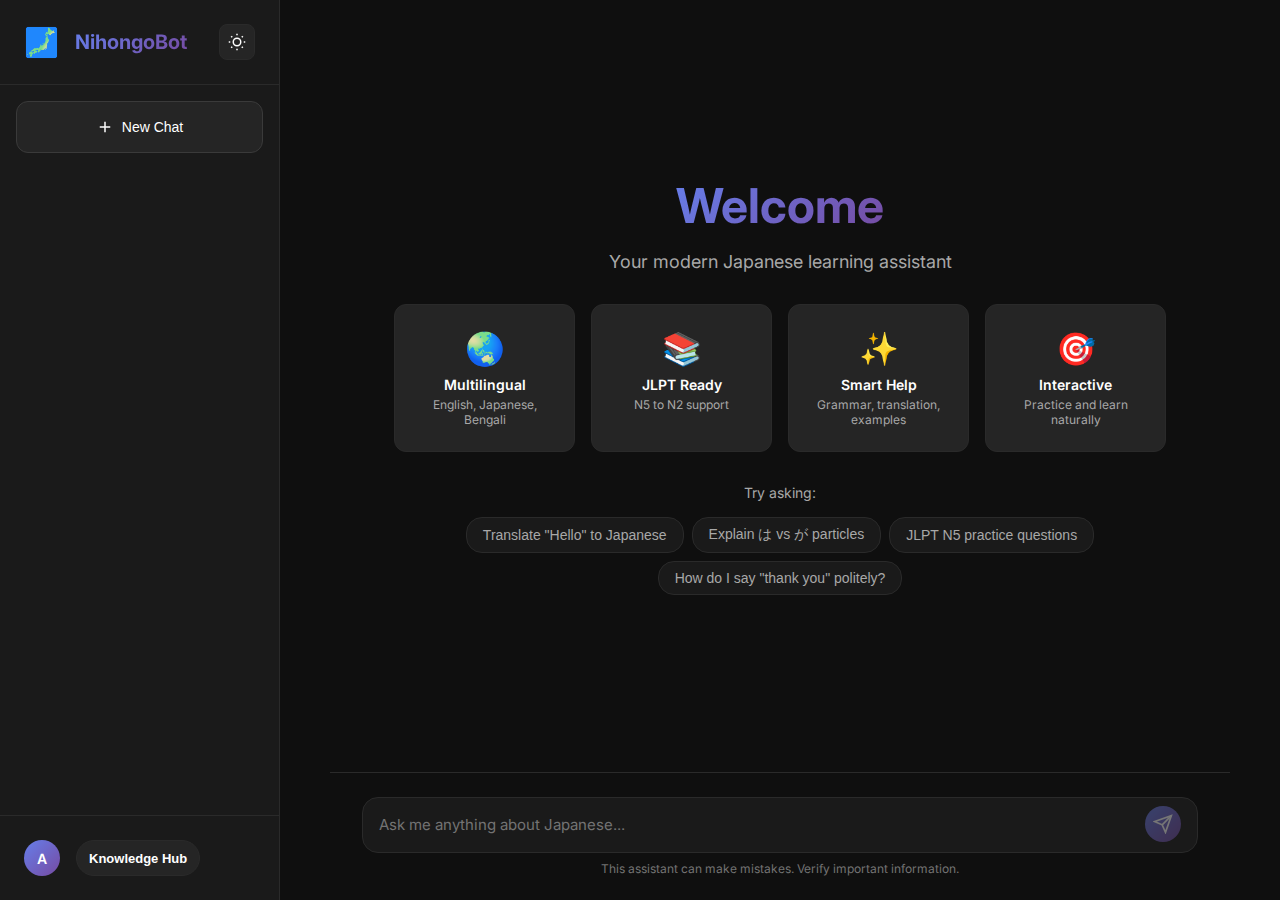
<file: frontend/index.html>
<!DOCTYPE html>
<html lang="en">

<head>
    <meta charset="UTF-8">
    <meta name="viewport" content="width=device-width, initial-scale=1.0">
    <title>Japanese Learning Assistant</title>
    <link rel="stylesheet" href="css/styles.css">
    <link rel="preconnect" href="https://fonts.googleapis.com">
    <link rel="preconnect" href="https://fonts.gstatic.com" crossorigin>
    <link href="https://fonts.googleapis.com/css2?family=Inter:wght@300;400;500;600;700&display=swap" rel="stylesheet">
</head>

<body>
    <div class="app-container">
        <!-- Sidebar -->
        <aside class="sidebar">
            <div class="sidebar-header">
                <div class="logo">
                    <span class="logo-icon">🗾</span>
                    <span class="logo-text">NihongoBot</span>
                </div>
                <button class="theme-toggle" id="themeToggle" title="Toggle theme">
                    <svg class="sun-icon" width="20" height="20" viewBox="0 0 24 24" fill="none" stroke="currentColor"
                        stroke-width="2">
                        <circle cx="12" cy="12" r="5"></circle>
                        <line x1="12" y1="1" x2="12" y2="3"></line>
                        <line x1="12" y1="21" x2="12" y2="23"></line>
                        <line x1="4.22" y1="4.22" x2="5.64" y2="5.64"></line>
                        <line x1="18.36" y1="18.36" x2="19.78" y2="19.78"></line>
                        <line x1="1" y1="12" x2="3" y2="12"></line>
                        <line x1="21" y1="12" x2="23" y2="12"></line>
                        <line x1="4.22" y1="19.78" x2="5.64" y2="18.36"></line>
                        <line x1="18.36" y1="5.64" x2="19.78" y2="4.22"></line>
                    </svg>
                    <svg class="moon-icon" width="20" height="20" viewBox="0 0 24 24" fill="none" stroke="currentColor"
                        stroke-width="2">
                        <path d="M21 12.79A9 9 0 1 1 11.21 3 7 7 0 0 0 21 12.79z"></path>
                    </svg>
                </button>
            </div>

            <div class="sidebar-content">
                <button class="new-chat-btn" id="newChatBtn">
                    <svg width="18" height="18" viewBox="0 0 24 24" fill="none" stroke="currentColor" stroke-width="2">
                        <line x1="12" y1="5" x2="12" y2="19"></line>
                        <line x1="5" y1="12" x2="19" y2="12"></line>
                    </svg>
                    New Chat
                </button>

                <div class="chat-history" id="chatHistory">
                    <!-- Chat history items will be added here -->
                </div>
            </div>

            <div class="sidebar-footer">
                <div class="user-info">
                    <div class="user-avatar">A</div>
                    <button class="knowledge-btn" id="knowledgeBtn" title="Knowledge Hub"
                        aria-label="Knowledge Hub">Knowledge Hub</button>
                    <span class="user-name"></span>
                </div>
            </div>
        </aside>

        <!-- Main Chat Area -->
        <main class="main-content">
            <div class="chat-container">
                <div class="messages-container" id="messagesContainer">
                    <!-- Welcome Screen -->
                    <div class="welcome-screen" id="welcomeScreen">
                        <div class="welcome-content">
                            <h1 class="welcome-title">
                                <span class="gradient-text">Welcome</span>
                            </h1>
                            <p class="welcome-subtitle">Your modern Japanese learning assistant</p>

                            <div class="feature-cards">
                                <div class="feature-card">
                                    <div class="feature-icon">🌏</div>
                                    <h3>Multilingual</h3>
                                    <p>English, Japanese, Bengali</p>
                                </div>
                                <div class="feature-card">
                                    <div class="feature-icon">📚</div>
                                    <h3>JLPT Ready</h3>
                                    <p>N5 to N2 support</p>
                                </div>
                                <div class="feature-card">
                                    <div class="feature-icon">✨</div>
                                    <h3>Smart Help</h3>
                                    <p>Grammar, translation, examples</p>
                                </div>
                                <div class="feature-card">
                                    <div class="feature-icon">🎯</div>
                                    <h3>Interactive</h3>
                                    <p>Practice and learn naturally</p>
                                </div>
                            </div>

                            <div class="example-prompts">
                                <p class="prompts-title">Try asking:</p>
                                <div class="prompt-chips">
                                    <button class="prompt-chip">Translate "Hello" to Japanese</button>
                                    <button class="prompt-chip">Explain は vs が particles</button>
                                    <button class="prompt-chip">JLPT N5 practice questions</button>
                                    <button class="prompt-chip">How do I say "thank you" politely?</button>
                                </div>
                            </div>
                        </div>
                    </div>
                </div>

                <!-- Input Area -->
                <div class="input-container">
                    <div class="input-wrapper">
                        <textarea id="messageInput" class="message-input"
                            placeholder="Ask me anything about Japanese..." rows="1"></textarea>
                        <button id="sendBtn" class="send-btn" disabled>
                            <svg width="20" height="20" viewBox="0 0 24 24" fill="none" stroke="currentColor"
                                stroke-width="2">
                                <line x1="22" y1="2" x2="11" y2="13"></line>
                                <polygon points="22 2 15 22 11 13 2 9 22 2"></polygon>
                            </svg>
                        </button>
                    </div>
                    <p class="input-hint">This assistant can make mistakes. Verify important information.</p>
                </div>
            </div>
        </main>
    </div>

    <script src="js/n5-lessons-data.js"></script>
    <script src="js/n4-lessons-data.js"></script>
    <script src="js/course.js"></script>
    <script src="js/app.js"></script>
</body>

</html>
</file>
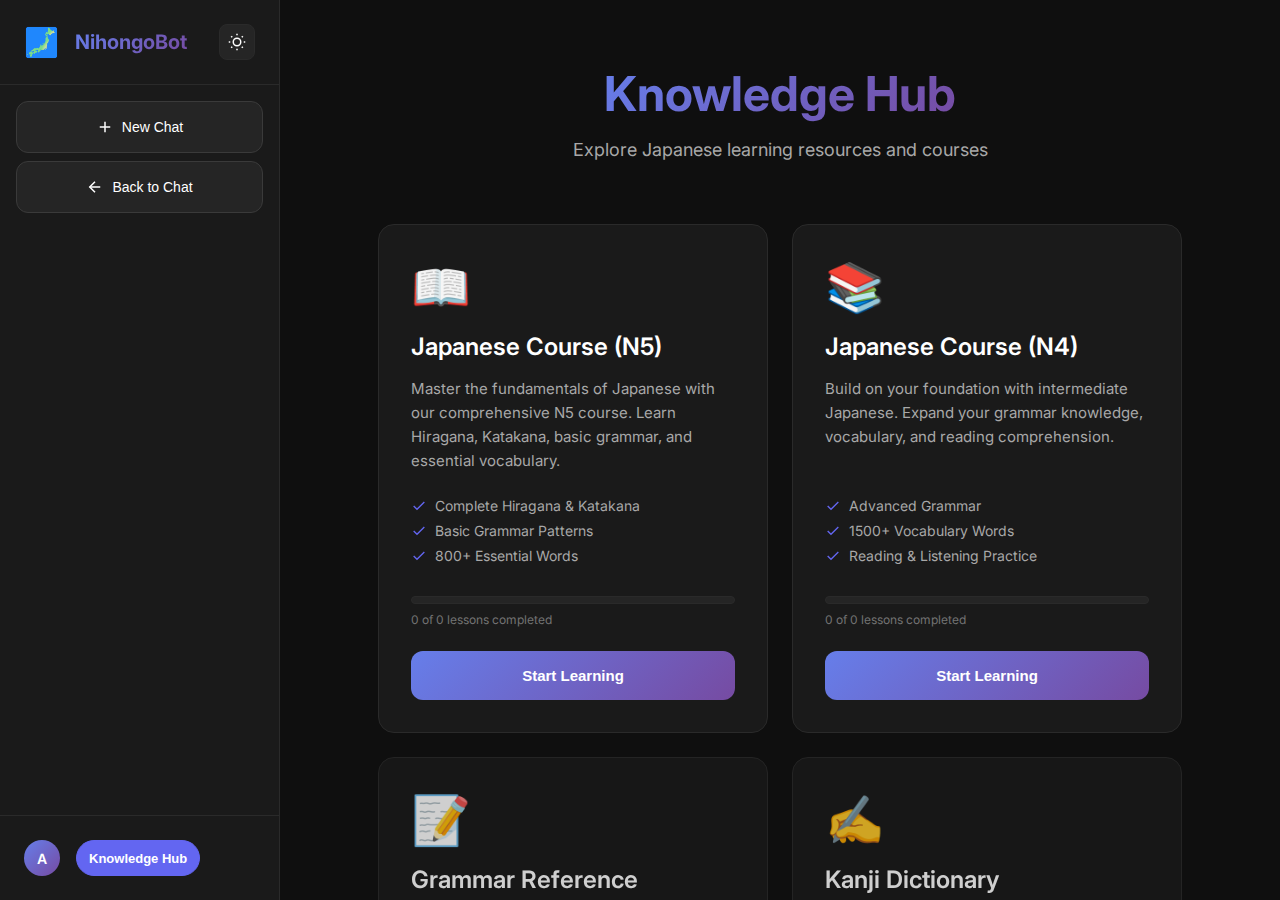
<file: frontend/knowledge-hub.html>
<!DOCTYPE html>
<html lang="en">

<head>
    <meta charset="UTF-8">
    <meta name="viewport" content="width=device-width, initial-scale=1.0">
    <title>Knowledge Hub - NihongoBot</title>
    <link rel="stylesheet" href="css/styles.css">
    <link rel="stylesheet" href="css/knowledge-hub.css">
    <link rel="preconnect" href="https://fonts.googleapis.com">
    <link rel="preconnect" href="https://fonts.gstatic.com" crossorigin>
    <link href="https://fonts.googleapis.com/css2?family=Inter:wght@300;400;500;600;700&display=swap" rel="stylesheet">
</head>

<body>
    <div class="app-container">
        <!-- Sidebar -->
        <aside class="sidebar">
            <div class="sidebar-header">
                <div class="logo">
                    <span class="logo-icon">🗾</span>
                    <span class="logo-text">NihongoBot</span>
                </div>
                <button class="theme-toggle" id="themeToggle" title="Toggle theme">
                    <svg class="sun-icon" width="20" height="20" viewBox="0 0 24 24" fill="none" stroke="currentColor"
                        stroke-width="2">
                        <circle cx="12" cy="12" r="5"></circle>
                        <line x1="12" y1="1" x2="12" y2="3"></line>
                        <line x1="12" y1="21" x2="12" y2="23"></line>
                        <line x1="4.22" y1="4.22" x2="5.64" y2="5.64"></line>
                        <line x1="18.36" y1="18.36" x2="19.78" y2="19.78"></line>
                        <line x1="1" y1="12" x2="3" y2="12"></line>
                        <line x1="21" y1="12" x2="23" y2="12"></line>
                        <line x1="4.22" y1="19.78" x2="5.64" y2="18.36"></line>
                        <line x1="18.36" y1="5.64" x2="19.78" y2="4.22"></line>
                    </svg>
                    <svg class="moon-icon" width="20" height="20" viewBox="0 0 24 24" fill="none" stroke="currentColor"
                        stroke-width="2">
                        <path d="M21 12.79A9 9 0 1 1 11.21 3 7 7 0 0 0 21 12.79z"></path>
                    </svg>
                </button>
            </div>

            <div class="sidebar-content">
                <button class="new-chat-btn" id="newChatBtn">
                    <svg width="18" height="18" viewBox="0 0 24 24" fill="none" stroke="currentColor" stroke-width="2">
                        <line x1="12" y1="5" x2="12" y2="19"></line>
                        <line x1="5" y1="12" x2="19" y2="12"></line>
                    </svg>
                    New Chat
                </button>

                <button class="new-chat-btn" id="backToChatBtn" style="margin-top: 0.5rem;">
                    <svg width="18" height="18" viewBox="0 0 24 24" fill="none" stroke="currentColor" stroke-width="2">
                        <line x1="19" y1="12" x2="5" y2="12"></line>
                        <polyline points="12 19 5 12 12 5"></polyline>
                    </svg>
                    Back to Chat
                </button>

                <div class="chat-history" id="chatHistory">
                    <!-- Chat history items will be added here -->
                </div>
            </div>

            <div class="sidebar-footer">
                <div class="user-info">
                    <div class="user-avatar">A</div>
                    <button class="knowledge-btn active" id="knowledgeBtn" title="Knowledge Hub"
                        aria-label="Knowledge Hub">Knowledge Hub</button>
                    <span class="user-name"></span>
                </div>
            </div>
        </aside>

        <!-- Main Content -->
        <main class="knowledge-hub-main">
            <div class="knowledge-hub-container">
                <div class="hub-header">
                    <h1 class="hub-title">
                        <span class="gradient-text">Knowledge Hub</span>
                    </h1>
                    <p class="hub-subtitle">Explore Japanese learning resources and courses</p>
                </div>

                <div class="hub-grid">
                    <!-- N5 Course Card -->
                    <div class="hub-card" data-course="n5">
                        <div class="card-icon">📖</div>
                        <h2 class="card-title">Japanese Course (N5)</h2>
                        <p class="card-description">
                            Master the fundamentals of Japanese with our comprehensive N5 course.
                            Learn Hiragana, Katakana, basic grammar, and essential vocabulary.
                        </p>
                        <div class="card-features">
                            <div class="feature-item">
                                <svg width="16" height="16" viewBox="0 0 24 24" fill="none" stroke="currentColor"
                                    stroke-width="2">
                                    <polyline points="20 6 9 17 4 12"></polyline>
                                </svg>
                                <span>Complete Hiragana & Katakana</span>
                            </div>
                            <div class="feature-item">
                                <svg width="16" height="16" viewBox="0 0 24 24" fill="none" stroke="currentColor"
                                    stroke-width="2">
                                    <polyline points="20 6 9 17 4 12"></polyline>
                                </svg>
                                <span>Basic Grammar Patterns</span>
                            </div>
                            <div class="feature-item">
                                <svg width="16" height="16" viewBox="0 0 24 24" fill="none" stroke="currentColor"
                                    stroke-width="2">
                                    <polyline points="20 6 9 17 4 12"></polyline>
                                </svg>
                                <span>800+ Essential Words</span>
                            </div>
                        </div>
                        <div class="card-progress">
                            <div class="progress-bar">
                                <div class="progress-fill" style="width: 0%"></div>
                            </div>
                            <span class="progress-text">0 of 0 lessons completed</span>
                        </div>
                        <button class="card-button">Start Learning</button>
                    </div>

                    <!-- N4 Course Card -->
                    <div class="hub-card" data-course="n4">
                        <div class="card-icon">📚</div>
                        <h2 class="card-title">Japanese Course (N4)</h2>
                        <p class="card-description">
                            Build on your foundation with intermediate Japanese.
                            Expand your grammar knowledge, vocabulary, and reading comprehension.
                        </p>
                        <div class="card-features">
                            <div class="feature-item">
                                <svg width="16" height="16" viewBox="0 0 24 24" fill="none" stroke="currentColor"
                                    stroke-width="2">
                                    <polyline points="20 6 9 17 4 12"></polyline>
                                </svg>
                                <span>Advanced Grammar</span>
                            </div>
                            <div class="feature-item">
                                <svg width="16" height="16" viewBox="0 0 24 24" fill="none" stroke="currentColor"
                                    stroke-width="2">
                                    <polyline points="20 6 9 17 4 12"></polyline>
                                </svg>
                                <span>1500+ Vocabulary Words</span>
                            </div>
                            <div class="feature-item">
                                <svg width="16" height="16" viewBox="0 0 24 24" fill="none" stroke="currentColor"
                                    stroke-width="2">
                                    <polyline points="20 6 9 17 4 12"></polyline>
                                </svg>
                                <span>Reading & Listening Practice</span>
                            </div>
                        </div>
                        <div class="card-progress">
                            <div class="progress-bar">
                                <div class="progress-fill" style="width: 0%"></div>
                            </div>
                            <span class="progress-text">0 of 0 lessons completed</span>
                        </div>
                        <button class="card-button">Start Learning</button>
                    </div>

                    <!-- Grammar Reference Card -->
                    <div class="hub-card resource-card">
                        <div class="card-icon">📝</div>
                        <h2 class="card-title">Grammar Reference</h2>
                        <p class="card-description">
                            Quick reference guide for Japanese particles, verb conjugations,
                            and essential grammar patterns.
                        </p>
                        <button class="card-button secondary">Coming Soon</button>
                    </div>

                    <!-- Kanji Dictionary Card -->
                    <div class="hub-card resource-card">
                        <div class="card-icon">✍️</div>
                        <h2 class="card-title">Kanji Dictionary</h2>
                        <p class="card-description">
                            Search and learn kanji with stroke order, readings, and example words.
                            Perfect for JLPT preparation.
                        </p>
                        <button class="card-button secondary">Coming Soon</button>
                    </div>

                    <!-- Practice Tests Card -->
                    <div class="hub-card resource-card">
                        <div class="card-icon">🎯</div>
                        <h2 class="card-title">Practice Tests</h2>
                        <p class="card-description">
                            Test your knowledge with JLPT-style practice questions.
                            Track your progress and identify areas for improvement.
                        </p>
                        <button class="card-button secondary">Coming Soon</button>
                    </div>

                    <!-- Cultural Notes Card -->
                    <div class="hub-card resource-card">
                        <div class="card-icon">🎌</div>
                        <h2 class="card-title">Cultural Notes</h2>
                        <p class="card-description">
                            Learn about Japanese culture, customs, and etiquette.
                            Understand the context behind the language.
                        </p>
                        <button class="card-button secondary">Coming Soon</button>
                    </div>
                </div>
            </div>
        </main>
    </div>

    <script src="js/knowledge-hub.js"></script>
</body>

</html>
</file>
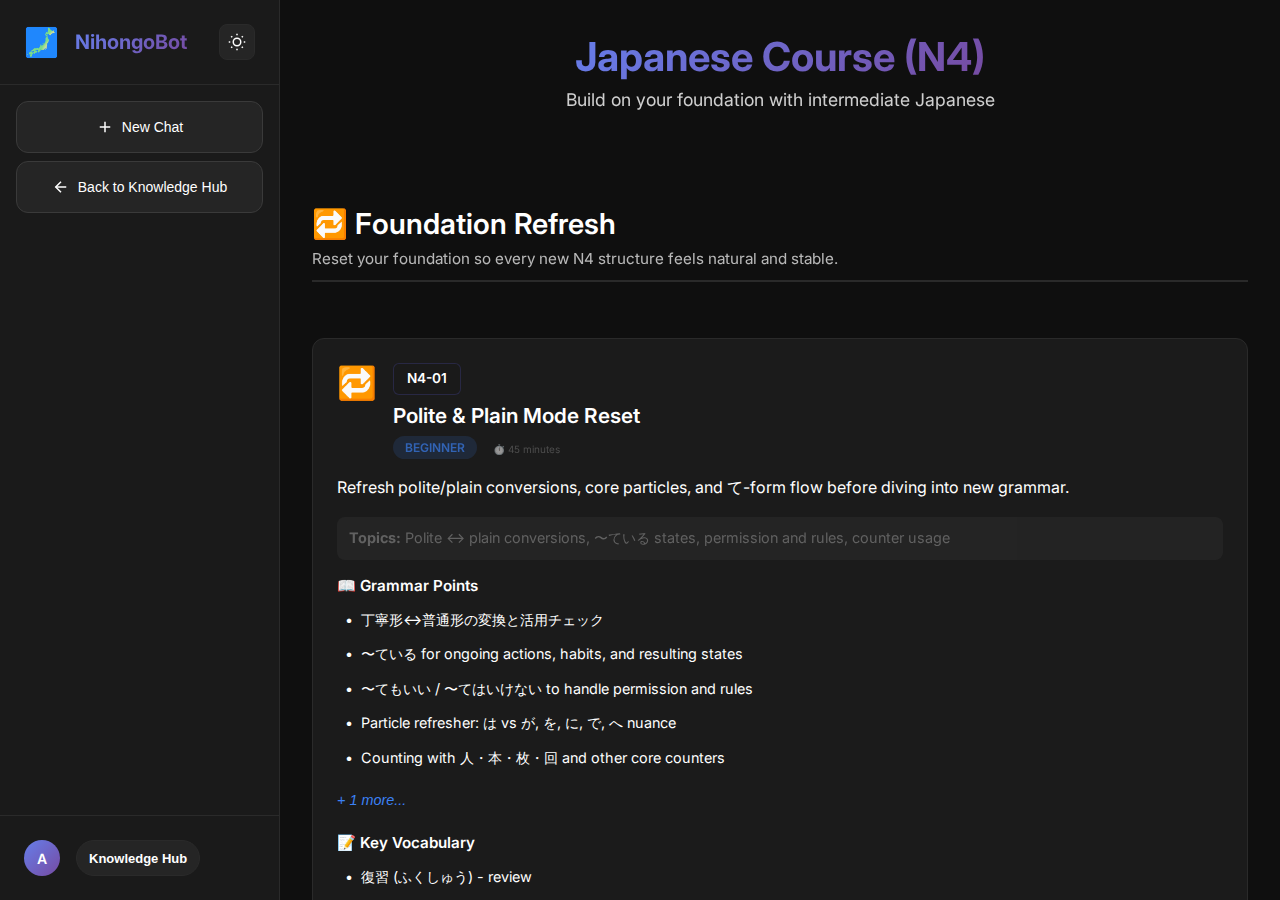
<file: frontend/n4-lessons.html>
<!DOCTYPE html>
<html lang="en">

<head>
    <meta charset="UTF-8">
    <meta name="viewport" content="width=device-width, initial-scale=1.0">
    <title>N4 Lessons - NihongoBot</title>
    <link rel="stylesheet" href="css/styles.css">
    <link rel="stylesheet" href="css/lessons.css">
    <link rel="preconnect" href="https://fonts.googleapis.com">
    <link rel="preconnect" href="https://fonts.gstatic.com" crossorigin>
    <link href="https://fonts.googleapis.com/css2?family=Inter:wght@300;400;500;600;700&display=swap" rel="stylesheet">
</head>

<body>
    <div class="app-container">
        <!-- Sidebar -->
        <aside class="sidebar">
            <div class="sidebar-header">
                <div class="logo">
                    <span class="logo-icon">🗾</span>
                    <span class="logo-text">NihongoBot</span>
                </div>
                <button class="theme-toggle" id="themeToggle" title="Toggle theme">
                    <svg class="sun-icon" width="20" height="20" viewBox="0 0 24 24" fill="none" stroke="currentColor"
                        stroke-width="2">
                        <circle cx="12" cy="12" r="5"></circle>
                        <line x1="12" y1="1" x2="12" y2="3"></line>
                        <line x1="12" y1="21" x2="12" y2="23"></line>
                        <line x1="4.22" y1="4.22" x2="5.64" y2="5.64"></line>
                        <line x1="18.36" y1="18.36" x2="19.78" y2="19.78"></line>
                        <line x1="1" y1="12" x2="3" y2="12"></line>
                        <line x1="21" y1="12" x2="23" y2="12"></line>
                        <line x1="4.22" y1="19.78" x2="5.64" y2="18.36"></line>
                        <line x1="18.36" y1="5.64" x2="19.78" y2="4.22"></line>
                    </svg>
                    <svg class="moon-icon" width="20" height="20" viewBox="0 0 24 24" fill="none" stroke="currentColor"
                        stroke-width="2">
                        <path d="M21 12.79A9 9 0 1 1 11.21 3 7 7 0 0 0 21 12.79z"></path>
                    </svg>
                </button>
            </div>

            <div class="sidebar-content">
                <button class="new-chat-btn" id="newChatBtn">
                    <svg width="18" height="18" viewBox="0 0 24 24" fill="none" stroke="currentColor" stroke-width="2">
                        <line x1="12" y1="5" x2="12" y2="19"></line>
                        <line x1="5" y1="12" x2="19" y2="12"></line>
                    </svg>
                    New Chat
                </button>

                <button class="new-chat-btn" id="backToHubBtn" style="margin-top: 0.5rem;">
                    <svg width="18" height="18" viewBox="0 0 24 24" fill="none" stroke="currentColor" stroke-width="2">
                        <line x1="19" y1="12" x2="5" y2="12"></line>
                        <polyline points="12 19 5 12 12 5"></polyline>
                    </svg>
                    Back to Knowledge Hub
                </button>

                <div class="chat-history" id="chatHistory">
                    <!-- Chat history items will be added here -->
                </div>
            </div>

            <div class="sidebar-footer">
                <div class="user-info">
                    <div class="user-avatar">A</div>
                    <button class="knowledge-btn" id="knowledgeBtn" title="Knowledge Hub"
                        aria-label="Knowledge Hub">Knowledge Hub</button>
                    <span class="user-name"></span>
                </div>
            </div>
        </aside>

        <!-- Main Content -->
        <main class="main-content">
            <div class="lessons-container">
                <div class="lessons-header">
                    <h1 class="lessons-title">
                        <span class="gradient-text">Japanese Course (N4)</span>
                    </h1>
                    <p class="lessons-subtitle">Build on your foundation with intermediate Japanese</p>
                </div>

                <div class="lessons-grid" id="lessonsGrid">
                    <!-- Lessons will be dynamically loaded here -->
                </div>
            </div>
        </main>
    </div>

    <script src="js/n4-lessons-data.js"></script>
    <script src="js/n4-lessons.js"></script>
</body>

</html>
</file>
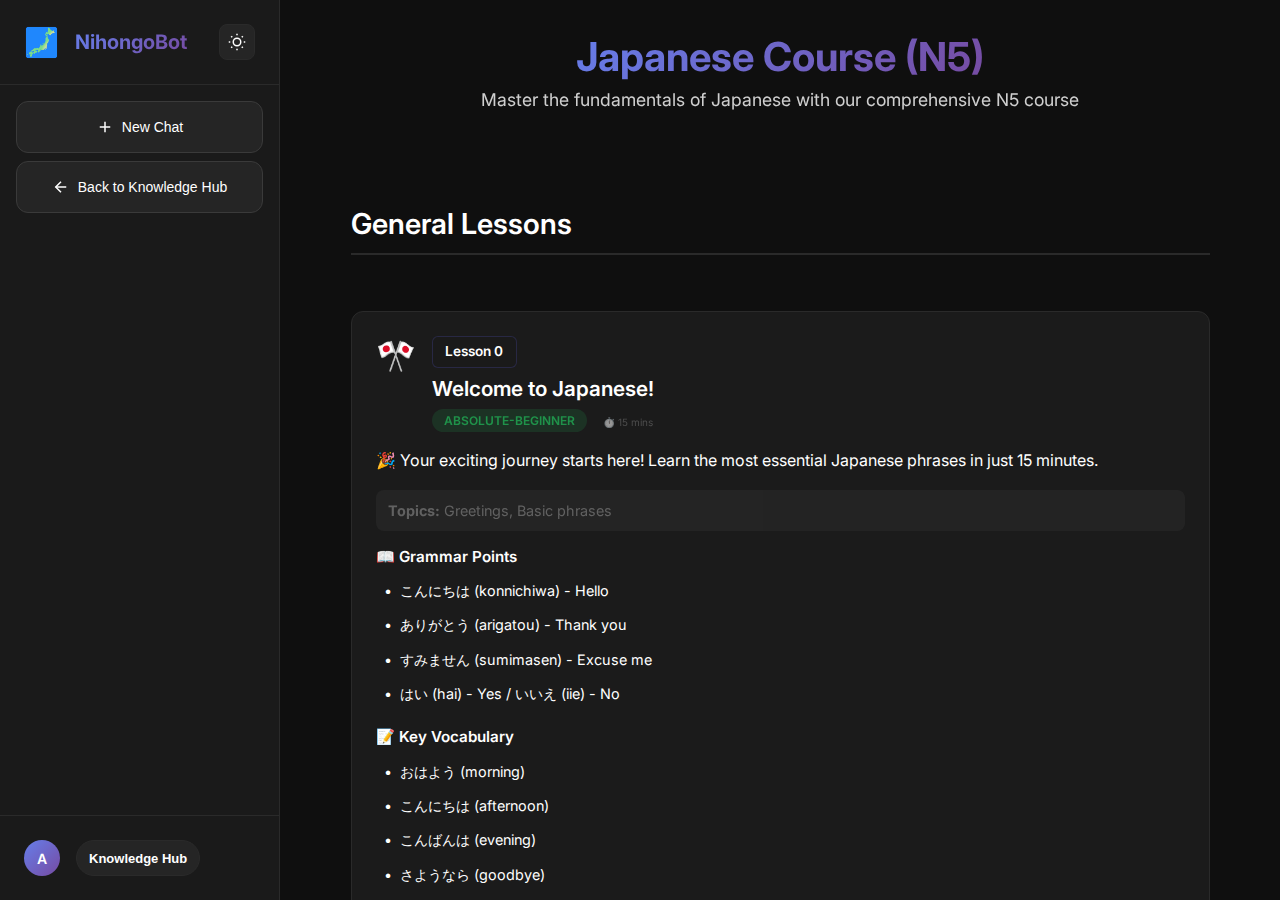
<file: frontend/n5-lessons.html>
<!DOCTYPE html>
<html lang="en">

<head>
    <meta charset="UTF-8">
    <meta name="viewport" content="width=device-width, initial-scale=1.0">
    <title>N5 Lessons - NihongoBot</title>
    <link rel="stylesheet" href="css/styles.css">
    <link rel="stylesheet" href="css/lessons.css">
    <link rel="preconnect" href="https://fonts.googleapis.com">
    <link rel="preconnect" href="https://fonts.gstatic.com" crossorigin>
    <link href="https://fonts.googleapis.com/css2?family=Inter:wght@300;400;500;600;700&display=swap" rel="stylesheet">
</head>

<body>
    <div class="app-container">
        <!-- Sidebar -->
        <aside class="sidebar">
            <div class="sidebar-header">
                <div class="logo">
                    <span class="logo-icon">🗾</span>
                    <span class="logo-text">NihongoBot</span>
                </div>
                <button class="theme-toggle" id="themeToggle" title="Toggle theme">
                    <svg class="sun-icon" width="20" height="20" viewBox="0 0 24 24" fill="none" stroke="currentColor"
                        stroke-width="2">
                        <circle cx="12" cy="12" r="5"></circle>
                        <line x1="12" y1="1" x2="12" y2="3"></line>
                        <line x1="12" y1="21" x2="12" y2="23"></line>
                        <line x1="4.22" y1="4.22" x2="5.64" y2="5.64"></line>
                        <line x1="18.36" y1="18.36" x2="19.78" y2="19.78"></line>
                        <line x1="1" y1="12" x2="3" y2="12"></line>
                        <line x1="21" y1="12" x2="23" y2="12"></line>
                        <line x1="4.22" y1="19.78" x2="5.64" y2="18.36"></line>
                        <line x1="18.36" y1="5.64" x2="19.78" y2="4.22"></line>
                    </svg>
                    <svg class="moon-icon" width="20" height="20" viewBox="0 0 24 24" fill="none" stroke="currentColor"
                        stroke-width="2">
                        <path d="M21 12.79A9 9 0 1 1 11.21 3 7 7 0 0 0 21 12.79z"></path>
                    </svg>
                </button>
            </div>

            <div class="sidebar-content">
                <button class="new-chat-btn" id="newChatBtn">
                    <svg width="18" height="18" viewBox="0 0 24 24" fill="none" stroke="currentColor" stroke-width="2">
                        <line x1="12" y1="5" x2="12" y2="19"></line>
                        <line x1="5" y1="12" x2="19" y2="12"></line>
                    </svg>
                    New Chat
                </button>

                <button class="new-chat-btn" id="backToHubBtn" style="margin-top: 0.5rem;">
                    <svg width="18" height="18" viewBox="0 0 24 24" fill="none" stroke="currentColor" stroke-width="2">
                        <line x1="19" y1="12" x2="5" y2="12"></line>
                        <polyline points="12 19 5 12 12 5"></polyline>
                    </svg>
                    Back to Knowledge Hub
                </button>

                <div class="chat-history" id="chatHistory">
                    <!-- Chat history items will be added here -->
                </div>
            </div>

            <div class="sidebar-footer">
                <div class="user-info">
                    <div class="user-avatar">A</div>
                    <button class="knowledge-btn" id="knowledgeBtn" title="Knowledge Hub"
                        aria-label="Knowledge Hub">Knowledge Hub</button>
                    <span class="user-name"></span>
                </div>
            </div>
        </aside>

        <!-- Main Content -->
        <main class="main-content">
            <div class="lessons-container">
                <div class="lessons-header">
                    <h1 class="lessons-title">
                        <span class="gradient-text">Japanese Course (N5)</span>
                    </h1>
                    <p class="lessons-subtitle">Master the fundamentals of Japanese with our comprehensive N5 course</p>
                </div>

                <div class="lessons-grid" id="lessonsGrid">
                    <!-- Lessons will be dynamically loaded here -->
                </div>
            </div>
        </main>
    </div>

    <script src="js/n5-lessons-data.js"></script>
    <script src="js/n5-lessons.js"></script>
</body>

</html>
</file>
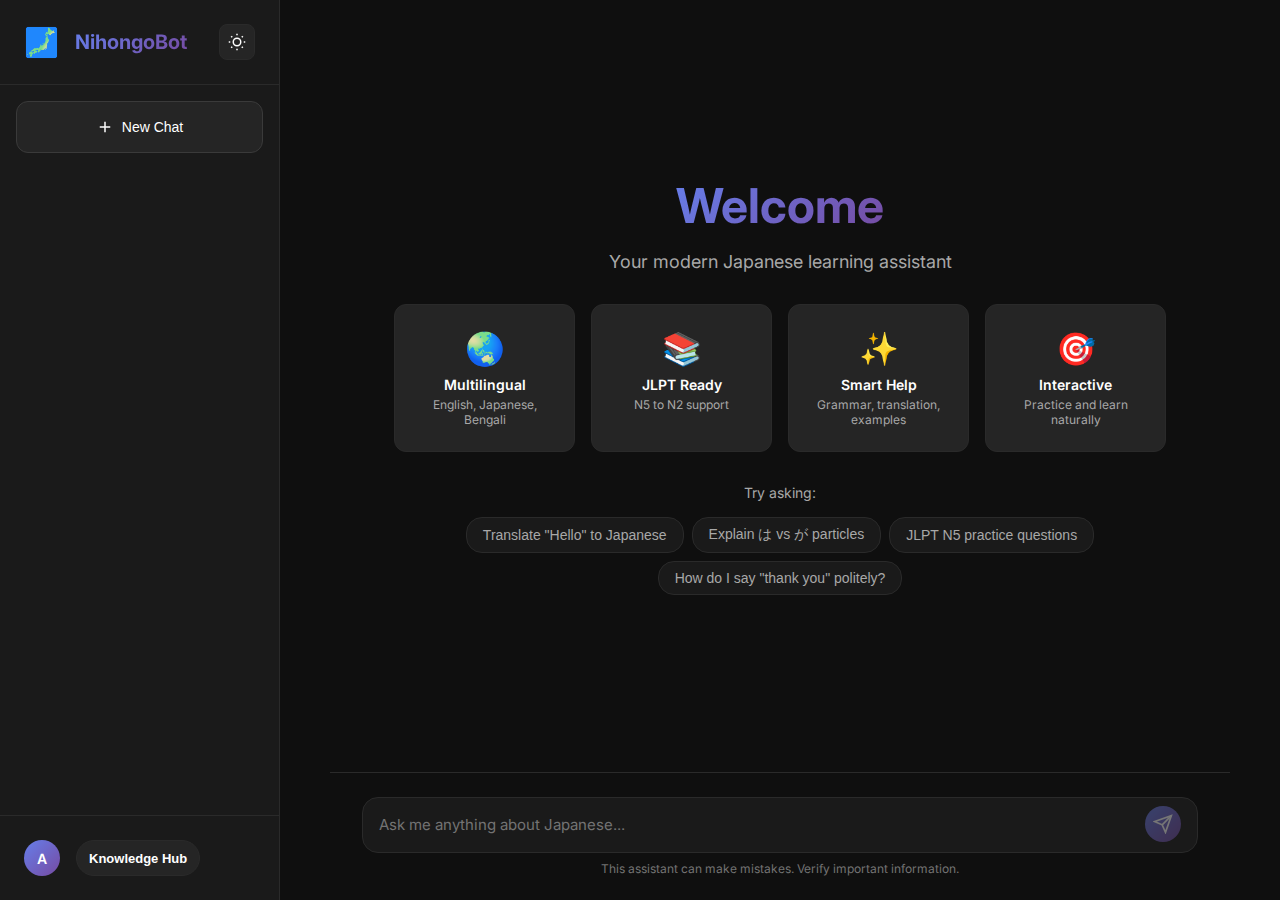
<file: frontend/quiz.html>
<!DOCTYPE html>
<html lang="en">

<head>
    <meta charset="UTF-8">
    <meta name="viewport" content="width=device-width, initial-scale=1.0">
    <title>Lesson Quiz - NihongoBot</title>
    <link rel="stylesheet" href="css/styles.css">
    <link rel="stylesheet" href="css/lessons.css">
    <link rel="preconnect" href="https://fonts.googleapis.com">
    <link rel="preconnect" href="https://fonts.gstatic.com" crossorigin>
    <link href="https://fonts.googleapis.com/css2?family=Inter:wght@300;400;500;600;700&display=swap" rel="stylesheet">
    <style>
        .quiz-container {
            max-width: 800px;
            margin: 0 auto;
            padding: 2rem;
            min-height: 80vh;
            display: flex;
            flex-direction: column;
            justify-content: center;
        }

        .quiz-card {
            background: var(--card-bg);
            border: 1px solid var(--border-color);
            border-radius: 16px;
            padding: 2rem;
            box-shadow: 0 4px 6px -1px rgba(0, 0, 0, 0.1);
        }

        .quiz-header {
            text-align: center;
            margin-bottom: 2rem;
        }

        .quiz-progress {
            margin-bottom: 1rem;
            font-size: 0.9rem;
            color: var(--text-secondary);
            text-transform: uppercase;
            letter-spacing: 0.05em;
            font-weight: 600;
        }

        .question-text {
            font-size: 1.4rem;
            font-weight: 600;
            margin-bottom: 2rem;
            line-height: 1.4;
        }

        .options-grid {
            display: grid;
            gap: 1rem;
            margin-bottom: 2rem;
        }

        .option-btn {
            padding: 1rem 1.5rem;
            border: 2px solid var(--border-color);
            border-radius: 12px;
            background: var(--bg-secondary);
            color: var(--text-primary);
            font-size: 1.1rem;
            text-align: left;
            cursor: pointer;
            transition: all 0.2s;
        }

        .option-btn:hover:not(:disabled) {
            border-color: var(--primary-color);
            background: rgba(99, 102, 241, 0.05);
        }

        .option-btn.selected {
            border-color: var(--primary-color);
            background: rgba(99, 102, 241, 0.1);
        }

        .option-btn.correct {
            border-color: #22c55e;
            background: rgba(34, 197, 94, 0.1);
            color: #22c55e;
        }

        .option-btn.wrong {
            border-color: #ef4444;
            background: rgba(239, 68, 68, 0.1);
            color: #ef4444;
        }

        .feedback-area {
            min-height: 60px;
            margin-bottom: 1rem;
            padding: 1rem;
            border-radius: 8px;
            display: none;
        }

        .feedback-area.visible {
            display: block;
        }

        .feedback-correct {
            background: rgba(34, 197, 94, 0.1);
            color: #22c55e;
            border: 1px solid rgba(34, 197, 94, 0.2);
        }

        .feedback-wrong {
            background: rgba(239, 68, 68, 0.1);
            color: #ef4444;
            border: 1px solid rgba(239, 68, 68, 0.2);
        }

        .next-btn {
            width: 100%;
            padding: 1rem;
            background: var(--primary-color);
            color: white;
            border: none;
            border-radius: 8px;
            font-size: 1.1rem;
            font-weight: 600;
            cursor: pointer;
            display: none;
        }

        .next-btn:hover {
            opacity: 0.9;
        }

        .loading-state {
            text-align: center;
            padding: 4rem;
        }

        .loading-spinner {
            width: 40px;
            height: 40px;
            border: 4px solid var(--bg-secondary);
            border-top: 4px solid var(--primary-color);
            border-radius: 50%;
            animation: spin 1s linear infinite;
            margin: 0 auto 1rem;
        }

        @keyframes spin {
            0% {
                transform: rotate(0deg);
            }

            100% {
                transform: rotate(360deg);
            }
        }

        .results-view {
            text-align: center;
            display: none;
        }

        .score-display {
            font-size: 3rem;
            font-weight: 700;
            color: var(--primary-color);
            margin-bottom: 1rem;
        }

        .back-btn {
            display: inline-block;
            margin-top: 2rem;
            padding: 0.8rem 2rem;
            background: var(--bg-secondary);
            color: var(--text-primary);
            text-decoration: none;
            border-radius: 8px;
            font-weight: 600;
        }
    </style>
</head>

<body>
    <div class="app-container">
        <!-- Sidebar (Simplified/Collapsed or same as main) -->
        <aside class="sidebar">
            <div class="sidebar-header">
                <div class="logo">
                    <span class="logo-icon">📝</span>
                    <span class="logo-text">Quiz Mode</span>
                </div>
            </div>
            <div class="sidebar-content">
                <!-- Navigation -->
                <button class="new-chat-btn" onclick="window.location.href='index.html'" style="margin-top: 1rem;">
                    Back to Chat
                </button>
            </div>
        </aside>

        <main class="main-content">
            <div class="quiz-container">
                <div id="loadingState" class="loading-state">
                    <div class="loading-spinner"></div>
                    <h2>Generating your quiz...</h2>
                    <p>Analyzing lesson content and creating questions.</p>
                </div>

                <div id="quizView" class="quiz-card" style="display: none;">
                    <div class="quiz-header">
                        <div class="quiz-progress">Question <span id="currentQ">1</span> / <span id="totalQ">10</span>
                        </div>
                        <h2 id="lessonTitle">Lesson Title</h2>
                    </div>

                    <div id="questionText" class="question-text">Question goes here...</div>

                    <div id="optionsGrid" class="options-grid">
                        <!-- Options injected here -->
                    </div>

                    <div id="feedbackArea" class="feedback-area">
                        <!-- Feedback text -->
                    </div>

                    <button id="nextBtn" class="next-btn">Next Question</button>
                </div>

                <div id="resultsView" class="results-view" style="display: none;">
                    <h2>Quiz Complete! 🎉</h2>
                    <div class="score-display"><span id="finalScore">0</span> / 10</div>
                    <p id="resultMessage">Great job!</p>
                    <a href="#" id="backToLessonBtn" class="back-btn">Back to Lessons</a>
                </div>
            </div>
        </main>
    </div>

    <script src="js/n5-lessons-data.js"></script>
    <script src="js/n4-lessons-data.js"></script>
    <script src="js/quiz.js"></script>
</body>

</html>
</file>
<file: frontend/css/knowledge-hub.css>
/* Knowledge Hub Specific Styles */

.knowledge-hub-wrapper {
    width: 100%;
    min-height: 100vh;
    position: relative;
}

/* Override main-content for knowledge hub to enable scrolling */
.app-container .knowledge-hub-main {
    flex: 1;
    overflow-y: auto !important;
    display: flex;
    justify-content: center;
}

.knowledge-hub-container {
    padding: var(--spacing-xl);
    padding-left: 3rem;
    padding-right: 3rem;
    max-width: 900px;
    margin: 0 auto;
    width: 100%;
}

.hub-header {
    text-align: center;
    margin-bottom: var(--spacing-xl);
    padding: var(--spacing-xl) 0;
}

.hub-title {
    font-size: 3rem;
    font-weight: 700;
    margin-bottom: var(--spacing-md);
}

.hub-subtitle {
    font-size: 1.125rem;
    color: var(--text-secondary);
}

.hub-grid {
    display: grid;
    grid-template-columns: repeat(auto-fill, minmax(350px, 1fr));
    gap: var(--spacing-lg);
    margin-bottom: var(--spacing-xl);
}

.hub-card {
    background: var(--bg-secondary);
    border: 1px solid var(--border-color);
    border-radius: var(--radius-xl);
    padding: var(--spacing-xl);
    transition: all var(--transition-base);
    display: flex;
    flex-direction: column;
}

.hub-card:hover {
    border-color: var(--accent-primary);
    transform: translateY(-4px);
    box-shadow: 0 8px 24px rgba(99, 102, 241, 0.15);
}

.card-icon {
    font-size: 3rem;
    margin-bottom: var(--spacing-md);
}

.card-title {
    font-size: 1.5rem;
    font-weight: 600;
    margin-bottom: var(--spacing-md);
    color: var(--text-primary);
}

.card-description {
    font-size: 0.9375rem;
    color: var(--text-secondary);
    line-height: 1.6;
    margin-bottom: var(--spacing-lg);
    flex: 1;
}

.card-features {
    margin-bottom: var(--spacing-lg);
}

.feature-item {
    display: flex;
    align-items: center;
    gap: var(--spacing-sm);
    margin-bottom: var(--spacing-sm);
    font-size: 0.875rem;
    color: var(--text-secondary);
}

.feature-item svg {
    color: var(--accent-primary);
    flex-shrink: 0;
}

.card-progress {
    margin-bottom: var(--spacing-lg);
}

.card-progress .progress-bar {
    width: 100%;
    height: 8px;
    background: var(--bg-tertiary);
    border-radius: 999px;
    overflow: hidden;
    margin-bottom: var(--spacing-sm);
    border: 1px solid var(--border-color);
}

.card-progress .progress-fill {
    height: 100%;
    background: var(--accent-gradient);
    border-radius: 999px;
    transition: width var(--transition-slow);
    box-shadow: 0 0 10px rgba(99, 102, 241, 0.5);
}

.card-progress .progress-text {
    font-size: 0.75rem;
    color: var(--text-tertiary);
    display: block;
}

.card-button {
    width: 100%;
    padding: var(--spacing-md) var(--spacing-lg);
    background: var(--accent-gradient);
    color: white;
    border: none;
    border-radius: var(--radius-lg);
    font-size: 0.9375rem;
    font-weight: 600;
    cursor: pointer;
    transition: all var(--transition-base);
}

.card-button:hover {
    transform: translateY(-2px);
    box-shadow: 0 4px 12px rgba(99, 102, 241, 0.3);
}

.card-button:active {
    transform: translateY(0);
}

.card-button.secondary {
    background: var(--bg-tertiary);
    color: var(--text-secondary);
    border: 1px solid var(--border-color);
}

.card-button.secondary:hover {
    background: var(--bg-hover);
    color: var(--text-primary);
    border-color: var(--accent-primary);
}

.resource-card {
    opacity: 0.8;
}

.resource-card:hover {
    opacity: 1;
}

/* Responsive Design */
@media (max-width: 768px) {
    .hub-grid {
        grid-template-columns: 1fr;
    }

    .hub-title {
        font-size: 2rem;
    }

    .knowledge-hub-container {
        padding: var(--spacing-md);
    }

    .theme-toggle-standalone {
        top: 1rem;
        right: 1rem;
    }
}

/* Knowledge Hub button active state */
.knowledge-btn.active {
    background: var(--accent-primary);
    color: white;
    border-color: var(--accent-primary);
}
</file>
<file: frontend/css/lessons.css>
/* Lessons Page Styles */
.lessons-wrapper {
    width: 100%;
    min-height: 100vh;
    position: relative;
}

/* Override main-content for lessons pages to enable scrolling */
.app-container .main-content {
    overflow-y: auto !important;
}

.lessons-container {
    max-width: 1200px;
    margin: 0 auto;
    padding: 2rem;
    padding-bottom: 3rem;
}

.lessons-header {
    text-align: center;
    margin-bottom: 3rem;
}

.lessons-title {
    font-size: 2.5rem;
    font-weight: 700;
    margin-bottom: 0.5rem;
}

.lessons-subtitle {
    font-size: 1.1rem;
    opacity: 0.8;
}

.lessons-grid {
    display: grid;
    gap: 2rem;
}

.section-header {
    margin: 3rem 0 1.5rem 0;
    padding-bottom: 0.75rem;
    border-bottom: 2px solid var(--border-color);
}

.section-title {
    font-size: 1.8rem;
    font-weight: 600;
    display: flex;
    align-items: center;
    gap: 0.5rem;
}

.section-description {
    font-size: 0.95rem;
    opacity: 0.7;
    margin-top: 0.5rem;
}

.lesson-card {
    background: var(--card-bg);
    border: 1px solid var(--border-color);
    border-radius: 12px;
    padding: 1.5rem;
    transition: all 0.3s ease;
    cursor: pointer;
}

.lesson-card:hover {
    transform: translateY(-2px);
    box-shadow: 0 8px 24px rgba(0, 0, 0, 0.1);
    border-color: var(--primary-color);
}

.lesson-card-header {
    display: flex;
    align-items: flex-start;
    gap: 1rem;
    margin-bottom: 1rem;
}

.lesson-actions {
    display: flex;
    gap: 1rem;
    margin-top: 1.5rem;
    padding-top: 1rem;
    border-top: 1px solid var(--border-color);
}

.action-btn {
    flex: 1;
    padding: 0.6rem 1rem;
    border: none;
    border-radius: 8px;
    font-size: 0.95rem;
    font-weight: 500;
    cursor: pointer;
    transition: all 0.2s ease;
    display: flex;
    align-items: center;
    justify-content: center;
    gap: 0.5rem;
}

.chat-btn {
    background: rgba(59, 130, 246, 0.1);
    color: #3b82f6;
}

.chat-btn:hover {
    background: rgba(59, 130, 246, 0.2);
}

.test-btn {
    background: rgba(34, 197, 94, 0.1);
    color: #22c55e;
}

.test-btn:hover {
    background: rgba(34, 197, 94, 0.2);
}

.lesson-emoji {
    font-size: 2rem;
    flex-shrink: 0;
}

.lesson-info {
    flex: 1;
}

.lesson-number {
    display: inline-block;
    width: fit-content;
    font-size: 0.85rem;
    color: var(--primary-color);
    font-weight: 600;
    margin-bottom: 0.5rem;
    white-space: nowrap;
    background: var(--bg-secondary);
    padding: 0.4rem 0.8rem;
    border-radius: 6px;
    border: 1px solid rgba(99, 102, 241, 0.2);
}

.lesson-title {
    font-size: 1.3rem;
    font-weight: 600;
    margin-bottom: 0.5rem;
}

.lesson-meta {
    display: flex;
    gap: 1rem;
    font-size: 0.85rem;
    opacity: 0.7;
}

.lesson-difficulty {
    display: inline-flex;
    align-items: center;
    gap: 0.25rem;
}

.lesson-time {
    display: inline-flex;
    align-items: center;
    gap: 0.25rem;
}

.lesson-description {
    margin-bottom: 1rem;
    line-height: 1.6;
}

.lesson-topics {
    font-size: 0.9rem;
    opacity: 0.8;
    margin-bottom: 1rem;
    padding: 0.75rem;
    background: var(--bg-secondary);
    border-radius: 8px;
}

.lesson-section {
    margin-top: 1rem;
}

.lesson-section-title {
    font-size: 0.95rem;
    font-weight: 600;
    margin-bottom: 0.5rem;
    color: var(--primary-color);
}

.lesson-list {
    list-style: none;
    padding: 0;
    margin: 0;
}

.lesson-list li {
    padding: 0.4rem 0;
    padding-left: 1.5rem;
    position: relative;
    font-size: 0.9rem;
    line-height: 1.5;
}

.lesson-list li:before {
    content: "•";
    position: absolute;
    left: 0.5rem;
    color: var(--primary-color);
}

.lesson-fun-fact {
    margin-top: 1rem;
    padding: 0.75rem;
    background: linear-gradient(135deg, rgba(99, 102, 241, 0.1), rgba(168, 85, 247, 0.1));
    border-left: 3px solid var(--primary-color);
    border-radius: 6px;
    font-size: 0.9rem;
    font-style: italic;
}

.lesson-tips {
    margin-top: 1rem;
}

.lesson-tips-list {
    list-style: none;
    padding: 0;
    margin: 0.5rem 0 0 0;
}

.lesson-tips-list li {
    padding: 0.5rem;
    margin-bottom: 0.5rem;
    background: var(--bg-secondary);
    border-radius: 6px;
    font-size: 0.85rem;
}

.difficulty-badge {
    display: inline-block;
    padding: 0.25rem 0.75rem;
    border-radius: 12px;
    font-size: 0.75rem;
    font-weight: 600;
    text-transform: uppercase;
}

.difficulty-absolute-beginner {
    background: rgba(34, 197, 94, 0.2);
    color: #22c55e;
}

.difficulty-beginner {
    background: rgba(59, 130, 246, 0.2);
    color: #3b82f6;
}

.difficulty-intermediate {
    background: rgba(251, 146, 60, 0.2);
    color: #fb923c;
}

.difficulty-advanced {
    background: rgba(239, 68, 68, 0.2);
    color: #ef4444;
}

/* Dark theme adjustments */
[data-theme="dark"] .lesson-card {
    background: rgba(255, 255, 255, 0.05);
}

[data-theme="dark"] .lesson-card:hover {
    background: rgba(255, 255, 255, 0.08);
    box-shadow: 0 8px 24px rgba(0, 0, 0, 0.3);
}

[data-theme="dark"] .lesson-topics,
[data-theme="dark"] .lesson-tips-list li {
    background: rgba(255, 255, 255, 0.05);
}

/* Responsive */
@media (max-width: 768px) {
    .lessons-container {
        padding: 1rem;
    }

    .lessons-title {
        font-size: 2rem;
    }

    .lesson-meta {
        flex-direction: column;
        gap: 0.5rem;
    }
}

/* Show More functionality */
.show-more-container {
    list-style: none !important;
    padding-left: 0 !important;
    margin-top: 0.5rem;
}

.show-more-container:before {
    content: none !important;
}

.show-more-btn {
    background: none;
    border: none;
    color: #3b82f6;
    /* Blue-500 equivalent */
    cursor: pointer;
    font-size: 0.9rem;
    padding: 0;
    font-style: italic;
    font-weight: 500;
}

.show-more-btn:hover {
    text-decoration: underline;
}

.hidden-content {
    margin-top: 0;
}
</file>
<file: frontend/css/styles.css>
/* Reset and Base Styles */
* {
    margin: 0;
    padding: 0;
    box-sizing: border-box;
}

:root {
    /* Dark Mode (Default) */
    --bg-primary: #0f0f0f;
    --bg-secondary: #1a1a1a;
    --bg-tertiary: #252525;
    --bg-hover: #2f2f2f;
    
    --text-primary: #ffffff;
    --text-secondary: #a8a8a8;
    --text-tertiary: #737373;
    
    --accent-primary: #6366f1;
    --accent-hover: #7c3aed;
    --accent-gradient: linear-gradient(135deg, #667eea 0%, #764ba2 100%);
    
    --border-color: #2a2a2a;
    --border-light: #3a3a3a;
    
    --success: #10b981;
    --warning: #f59e0b;
    --error: #ef4444;
    
    /* Spacing */
    --spacing-xs: 0.25rem;
    --spacing-sm: 0.5rem;
    --spacing-md: 1rem;
    --spacing-lg: 1.5rem;
    --spacing-xl: 2rem;
    
    /* Border Radius */
    --radius-sm: 0.375rem;
    --radius-md: 0.5rem;
    --radius-lg: 0.75rem;
    --radius-xl: 1rem;
    
    /* Transitions */
    --transition-base: 0.2s ease;
    --transition-slow: 0.3s ease;
}

/* Light Mode */
[data-theme="light"] {
    --bg-primary: #ffffff;
    --bg-secondary: #f9fafb;
    --bg-tertiary: #f3f4f6;
    --bg-hover: #e5e7eb;
    
    --text-primary: #111827;
    --text-secondary: #4b5563;
    --text-tertiary: #6b7280;
    
    --accent-primary: #6366f1;
    --accent-hover: #4f46e5;
    --accent-gradient: linear-gradient(135deg, #667eea 0%, #764ba2 100%);
    
    --border-color: #e5e7eb;
    --border-light: #d1d5db;
    
    --success: #10b981;
    --warning: #f59e0b;
    --error: #ef4444;
}

body {
    font-family: 'Inter', -apple-system, BlinkMacSystemFont, 'Segoe UI', sans-serif;
    background: var(--bg-primary);
    color: var(--text-primary);
    overflow: hidden;
    height: 100vh;
    width: 100vw;
}

/* Custom Scrollbar */
::-webkit-scrollbar {
    width: 8px;
    height: 8px;
}

::-webkit-scrollbar-track {
    background: transparent;
}

::-webkit-scrollbar-thumb {
    background: var(--border-color);
    border-radius: 4px;
}

::-webkit-scrollbar-thumb:hover {
    background: var(--border-light);
}

[data-theme="dark"] ::-webkit-scrollbar-thumb {
    background: rgba(255, 255, 255, 0.1);
}

[data-theme="dark"] ::-webkit-scrollbar-thumb:hover {
    background: rgba(255, 255, 255, 0.2);
}

/* App Container */
.app-container {
    display: flex;
    height: 100vh;
    width: 100vw;
}

/* Sidebar */
.sidebar {
    width: 280px;
    background: var(--bg-secondary);
    border-right: 1px solid var(--border-color);
    display: flex;
    flex-direction: column;
    transition: transform var(--transition-base);
}

.sidebar-header {
    padding: var(--spacing-lg);
    border-bottom: 1px solid var(--border-color);
    display: flex;
    align-items: center;
    justify-content: space-between;
}

.logo {
    display: flex;
    align-items: center;
    gap: var(--spacing-md);
    font-size: 1.25rem;
    font-weight: 700;
}

.logo-icon {
    font-size: 1.75rem;
}

.logo-text {
    background: var(--accent-gradient);
    -webkit-background-clip: text;
    -webkit-text-fill-color: transparent;
    background-clip: text;
}

/* Theme Toggle Button */
.theme-toggle {
    background: var(--bg-tertiary);
    border: 1px solid var(--border-color);
    border-radius: var(--radius-md);
    padding: var(--spacing-sm);
    cursor: pointer;
    display: flex;
    align-items: center;
    justify-content: center;
    transition: all var(--transition-base);
    color: var(--text-primary);
    width: 36px;
    height: 36px;
}

.theme-toggle:hover {
    background: var(--bg-hover);
    border-color: var(--border-light);
    transform: scale(1.05);
}

.theme-toggle:active {
    transform: scale(0.95);
}

.theme-toggle .sun-icon,
.theme-toggle .moon-icon {
    transition: opacity var(--transition-fast), transform var(--transition-fast);
}

[data-theme="dark"] .theme-toggle .sun-icon {
    display: block;
}

[data-theme="dark"] .theme-toggle .moon-icon {
    display: none;
}

[data-theme="light"] .theme-toggle .sun-icon {
    display: none;
}

[data-theme="light"] .theme-toggle .moon-icon {
    display: block;
}

.sidebar-content {
    flex: 1;
    overflow-y: auto;
    padding: var(--spacing-md);
}

.new-chat-btn {
    width: 100%;
    padding: var(--spacing-md);
    background: var(--bg-tertiary);
    color: var(--text-primary);
    border: 1px solid var(--border-light);
    border-radius: var(--radius-lg);
    font-size: 0.875rem;
    font-weight: 500;
    cursor: pointer;
    display: flex;
    align-items: center;
    justify-content: center;
    gap: var(--spacing-sm);
    transition: all var(--transition-base);
}

.new-chat-btn:hover {
    background: var(--bg-hover);
    border-color: var(--accent-primary);
    transform: translateY(-1px);
}

.chat-history {
    margin-top: var(--spacing-md);
}

.chat-history-item {
    padding: var(--spacing-md);
    margin-bottom: var(--spacing-xs);
    background: transparent;
    border-radius: var(--radius-md);
    transition: all var(--transition-fast);
    color: var(--text-secondary);
    font-size: 0.875rem;
    white-space: nowrap;
    overflow: hidden;
    text-overflow: ellipsis;
    cursor: pointer;
    border: 1px solid transparent;
}

.chat-history-item:hover {
    background: var(--bg-tertiary);
    color: var(--text-primary);
    border-color: var(--border-color);
    transform: translateX(2px);
}

.chat-history-item.active {
    background: var(--bg-tertiary);
    color: var(--accent-primary);
    border-color: var(--accent-primary);
}

/* Course Module Styles */
.course-module {
    margin-top: var(--spacing-lg);
    margin-bottom: var(--spacing-md);
    border-radius: var(--radius-lg);
    background: var(--bg-tertiary);
    overflow: hidden;
    border: 1px solid var(--border-color);
}

.course-header {
    padding: var(--spacing-md);
    display: flex;
    align-items: center;
    justify-content: space-between;
    cursor: pointer;
    transition: background var(--transition-base);
    user-select: none;
}

.course-header:hover {
    background: var(--bg-hover);
}

.course-title {
    display: flex;
    align-items: center;
    gap: var(--spacing-sm);
    font-weight: 600;
    font-size: 0.9375rem;
    color: var(--text-primary);
}

.course-icon {
    font-size: 1.25rem;
}

.course-toggle {
    transition: transform var(--transition-base);
    color: var(--text-secondary);
}

.course-header.collapsed .course-toggle {
    transform: rotate(-90deg);
}

.course-content {
    max-height: 500px;
    overflow-y: auto;
    transition: max-height var(--transition-base);
}

.course-content.collapsed {
    max-height: 0;
    overflow: hidden;
}

.course-progress {
    padding: var(--spacing-md);
    padding-top: 0;
}

.progress-bar {
    width: 100%;
    height: 6px;
    background: var(--bg-secondary);
    border-radius: 999px;
    overflow: hidden;
    margin-bottom: var(--spacing-sm);
    border: 1px solid var(--border-color);
}

.progress-fill {
    height: 100%;
    background: var(--accent-gradient);
    border-radius: 999px;
    transition: width var(--transition-slow);
    box-shadow: 0 0 10px rgba(99, 102, 241, 0.5);
}

.progress-text {
    font-size: 0.75rem;
    color: var(--text-secondary);
    display: block;
}

.course-info-banner {
    padding: var(--spacing-md);
    padding-top: var(--spacing-sm);
    margin-bottom: var(--spacing-sm);
    background: linear-gradient(135deg, rgba(99, 102, 241, 0.15) 0%, rgba(124, 58, 237, 0.15) 100%);
    border-radius: var(--radius-md);
    border-left: 3px solid var(--accent-primary);
    border: 1px solid rgba(99, 102, 241, 0.2);
}

.banner-text {
    font-size: 0.8125rem;
    color: var(--text-primary);
    line-height: 1.5;
}

.banner-text small {
    font-size: 0.6875rem;
    color: var(--text-secondary);
    opacity: 0.8;
}

.lessons-list {
    padding: 0 var(--spacing-sm) var(--spacing-sm);
}

.lesson-section-header {
    padding: var(--spacing-md) var(--spacing-md) var(--spacing-sm);
    font-size: 0.75rem;
    font-weight: 700;
    color: var(--accent-primary);
    text-transform: uppercase;
    letter-spacing: 0.5px;
    margin-top: var(--spacing-sm);
    border-bottom: 1px solid var(--border-color);
}

.lesson-section-header:first-child {
    margin-top: 0;
}

.lesson-item {
    display: flex;
    align-items: center;
    padding: var(--spacing-sm) var(--spacing-md);
    margin-bottom: var(--spacing-xs);
    border-radius: var(--radius-md);
    cursor: pointer;
    transition: all var(--transition-fast);
    background: transparent;
    border: 1px solid transparent;
}

.lesson-item:hover {
    background: var(--bg-secondary);
    border-color: var(--border-light);
    transform: translateX(2px);
}

.lesson-item.active {
    background: var(--bg-secondary);
    border-color: var(--accent-primary);
}

.lesson-item.completed {
    opacity: 0.8;
}

.lesson-number {
    width: 32px;
    height: 32px;
    border-radius: var(--radius-md);
    background: var(--bg-secondary);
    display: flex;
    align-items: center;
    justify-content: center;
    font-size: 0.75rem;
    font-weight: 600;
    color: var(--text-secondary);
    flex-shrink: 0;
    margin-right: var(--spacing-sm);
    border: 1px solid var(--border-color);
    transition: all var(--transition-fast);
}

.lesson-item:hover .lesson-number {
    border-color: var(--accent-primary);
}

.lesson-item.completed .lesson-number {
    background: var(--accent-gradient);
    border-color: transparent;
    color: white;
}
    color: white;
}

.lesson-item.active .lesson-number {
    border: 2px solid var(--accent-primary);
    color: var(--accent-primary);
}

/* Difficulty badges */
.lesson-number.absolute-beginner-badge {
    background: linear-gradient(135deg, #10b981 0%, #059669 100%);
    color: white;
}

.lesson-number.beginner-badge {
    background: linear-gradient(135deg, #3b82f6 0%, #2563eb 100%);
    color: white;
}

.lesson-number.intermediate-badge {
    background: linear-gradient(135deg, #f59e0b 0%, #d97706 100%);
    color: white;
}

.lesson-number.advanced-badge {
    background: linear-gradient(135deg, #ef4444 0%, #dc2626 100%);
    color: white;
}

.lesson-info {
    flex: 1;
    min-width: 0;
}

.lesson-title {
    font-size: 0.8125rem;
    font-weight: 500;
    color: var(--text-primary);
    white-space: nowrap;
    overflow: hidden;
    text-overflow: ellipsis;
}

.lesson-topics {
    font-size: 0.6875rem;
    color: var(--text-tertiary);
    white-space: nowrap;
    overflow: hidden;
    text-overflow: ellipsis;
    margin-top: 2px;
}

.lesson-time {
    font-size: 0.625rem;
    color: var(--text-tertiary);
    margin-top: 2px;
    opacity: 0.8;
}

.lesson-status {
    flex-shrink: 0;
    margin-left: var(--spacing-sm);
}

.lesson-status svg {
    width: 16px;
    height: 16px;
    color: var(--success);
}

.chat-history {
    margin-top: var(--spacing-md);
}

.sidebar-footer {
    padding: var(--spacing-lg);
    border-top: 1px solid var(--border-color);
    background: var(--bg-secondary);
}

.user-info {
    display: flex;
    align-items: center;
    gap: var(--spacing-md);
}

.user-avatar {
    width: 36px;
    height: 36px;
    border-radius: 50%;
    background: var(--accent-gradient);
    display: flex;
    align-items: center;
    justify-content: center;
    font-weight: 600;
    font-size: 0.875rem;
}

.user-name {
    font-weight: 500;
    font-size: 0.875rem;
}

/* Knowledge Hub Button (placed next to avatar) */
.knowledge-btn {
    /* Text button sized to avatar height and aligned */
    height: 36px;
    min-width: 36px;
    padding: 0 12px;
    background: var(--bg-tertiary);
    color: var(--text-primary);
    border: 1px solid var(--border-color);
    border-radius: 999px;
    font-size: 0.8125rem;
    font-weight: 600;
    cursor: pointer;
    transition: all var(--transition-base);
    display: inline-flex;
    align-items: center;
    justify-content: center;
    line-height: 1;
    white-space: nowrap;
}

.knowledge-btn:hover {
    background: var(--bg-hover);
    border-color: var(--accent-primary);
}
    transform: translateY(-1px);
    box-shadow: 0 6px 18px rgba(99,102,241,0.06);
}

@media (max-width: 480px) {
    .knowledge-btn {
        height: 34px;
        padding: 0 10px;
        font-size: 0.75rem;
    }
}

/* Main Content */
.main-content {
    flex: 1;
    display: flex;
    flex-direction: column;
    overflow: hidden;
}

.chat-container {
    flex: 1;
    display: flex;
    flex-direction: column;
    max-width: 900px;
    width: 100%;
    margin: 0 auto;
    position: relative;
    min-height: 0; /* allow children to scroll inside flex */
}

.messages-container {
    flex: 1;
    overflow-y: auto;
    padding: var(--spacing-xl);
    scroll-behavior: smooth;
    min-height: 0; /* ensure scroll in nested flex */
}

/* Hide Scrollbar (remove visible slider while scrolling) */
.messages-container,
.sidebar-content {
    scrollbar-width: none; /* Firefox */
    -ms-overflow-style: none; /* IE 10+ and Edge */
}

.messages-container::-webkit-scrollbar,
.sidebar-content::-webkit-scrollbar {
    display: none; /* Chrome, Safari and Opera */
}

/* Welcome Screen */
.welcome-screen {
    display: flex;
    align-items: center;
    justify-content: center;
    min-height: 100%;
    padding: var(--spacing-xl);
}

.welcome-content {
    text-align: center;
    max-width: 800px;
}

.welcome-title {
    font-size: 3rem;
    font-weight: 700;
    margin-bottom: var(--spacing-md);
}

.gradient-text {
    background: var(--accent-gradient);
    -webkit-background-clip: text;
    -webkit-text-fill-color: transparent;
    background-clip: text;
}

.welcome-subtitle {
    font-size: 1.125rem;
    color: var(--text-secondary);
    margin-bottom: var(--spacing-xl);
}

.feature-cards {
    display: grid;
    grid-template-columns: repeat(auto-fit, minmax(160px, 1fr));
    gap: var(--spacing-md);
    margin-bottom: var(--spacing-xl);
}

.feature-card {
    background: var(--bg-secondary);
    border: 1px solid var(--border-color);
    border-radius: var(--radius-lg);
    padding: var(--spacing-lg);
    transition: all var(--transition-base);
}

.feature-card:hover {
    border-color: var(--accent-primary);
    transform: translateY(-2px);
}

.feature-icon {
    font-size: 2rem;
    margin-bottom: var(--spacing-sm);
}

.feature-card h3 {
    font-size: 0.875rem;
    font-weight: 600;
    margin-bottom: var(--spacing-xs);
}

.feature-card p {
    font-size: 0.75rem;
    color: var(--text-secondary);
}

.example-prompts {
    margin-top: var(--spacing-xl);
}

.prompts-title {
    font-size: 0.875rem;
    color: var(--text-secondary);
    margin-bottom: var(--spacing-md);
}

.prompt-chips {
    display: flex;
    flex-wrap: wrap;
    gap: var(--spacing-sm);
    justify-content: center;
}

.prompt-chip {
    padding: var(--spacing-sm) var(--spacing-md);
    background: var(--bg-secondary);
    border: 1px solid var(--border-color);
    border-radius: var(--radius-xl);
    color: var(--text-secondary);
    font-size: 0.875rem;
    cursor: pointer;
    transition: all var(--transition-base);
}

.prompt-chip:hover {
    background: var(--bg-tertiary);
    border-color: var(--accent-primary);
    color: var(--text-primary);
    transform: translateY(-1px);
}

/* Message Bubbles */
.message {
    margin-bottom: var(--spacing-lg);
    display: flex;
    gap: var(--spacing-md);
    animation: fadeIn 0.3s ease;
}

/* Place user avatar on the right side */
.message.user {
    flex-direction: row-reverse;
}

@keyframes fadeIn {
    from {
        opacity: 0;
        transform: translateY(10px);
    }
    to {
        opacity: 1;
        transform: translateY(0);
    }
}

.message-avatar {
    width: 36px;
    height: 36px;
    border-radius: 50%;
    flex-shrink: 0;
    display: flex;
    align-items: center;
    justify-content: center;
    font-weight: 600;
    font-size: 0.875rem;
}

.message.user .message-avatar {
    background: var(--accent-gradient);
}

.message.bot .message-avatar {
    background: var(--bg-tertiary);
    color: var(--text-primary);
}

.message-content {
    flex: 1;
    max-width: 100%;
}

.message.user .message-content {
    display: flex;
    flex-direction: column;
    align-items: flex-end;
    text-align: right;
}

.message-header {
    display: flex;
    align-items: center;
    gap: var(--spacing-xs);
    margin-bottom: var(--spacing-xs);
}

.message.user .message-header {
    justify-content: flex-end;
    text-align: right;
}

.message-name {
    font-weight: 600;
    font-size: 0.875rem;
    margin-right: var(--spacing-xs);
}

.message.user .message-name {
    margin-right: 0;
    margin-left: var(--spacing-xs);
}


.message-text {
    font-size: 0.9375rem;
    line-height: 1.6;
    color: var(--text-primary);
}

.message-text p {
    margin-bottom: var(--spacing-sm);
}

.message-text p:last-child {
    margin-bottom: 0;
}

.message-text ul, .message-text ol {
    margin-left: var(--spacing-lg);
    margin-bottom: var(--spacing-sm);
}

.message-text li {
    margin-bottom: var(--spacing-xs);
}

.message-text code {
    background: var(--bg-tertiary);
    padding: 2px 6px;
    border-radius: var(--radius-sm);
    font-family: 'Courier New', monospace;
    font-size: 0.875rem;
}

.message-text pre {
    background: var(--bg-tertiary);
    padding: var(--spacing-md);
    border-radius: var(--radius-md);
    overflow-x: auto;
    margin: var(--spacing-sm) 0;
}

.message-text h1, .message-text h2, .message-text h3 {
    margin-top: var(--spacing-md);
    margin-bottom: var(--spacing-sm);
}

.message-text strong {
    font-weight: 600;
    color: var(--accent-primary);
}

.typing-indicator {
    display: flex;
    gap: 4px;
    padding: var(--spacing-md) 0;
}

.typing-dot {
    width: 8px;
    height: 8px;
    border-radius: 50%;
    background: var(--text-tertiary);
    animation: typing 1.4s infinite;
}

.typing-dot:nth-child(2) {
    animation-delay: 0.2s;
}

.typing-dot:nth-child(3) {
    animation-delay: 0.4s;
}

@keyframes typing {
    0%, 60%, 100% {
        opacity: 0.3;
        transform: scale(0.8);
    }
    30% {
        opacity: 1;
        transform: scale(1);
    }
}

/* Input Area */
.input-container {
    padding: var(--spacing-lg) var(--spacing-xl);
    background: var(--bg-primary);
    border-top: 1px solid var(--border-color);
    position: sticky;
    bottom: 0;
    z-index: 5;
}

.input-wrapper {
    display: flex;
    gap: var(--spacing-md);
    background: var(--bg-secondary);
    border: 1px solid var(--border-color);
    border-radius: var(--radius-xl);
    padding: var(--spacing-sm) var(--spacing-md);
    transition: all var(--transition-base);
}

.input-wrapper:focus-within {
    border-color: var(--accent-primary);
    box-shadow: 0 0 0 3px rgba(99, 102, 241, 0.1);
}

.message-input {
    flex: 1;
    background: transparent;
    border: none;
    outline: none;
    color: var(--text-primary);
    font-size: 0.9375rem;
    resize: none;
    max-height: 200px;
    min-height: 24px;
    line-height: 1.5;
    font-family: 'Inter', sans-serif;
    padding: var(--spacing-sm) 0;
}

.message-input::placeholder {
    color: var(--text-tertiary);
}

.send-btn {
    width: 36px;
    height: 36px;
    border-radius: 50%;
    border: none;
    background: var(--accent-gradient);
    color: white;
    cursor: pointer;
    display: flex;
    align-items: center;
    justify-content: center;
    transition: all var(--transition-base);
    flex-shrink: 0;
}

.send-btn:hover:not(:disabled) {
    transform: scale(1.05);
    box-shadow: 0 4px 12px rgba(99, 102, 241, 0.4);
}

.send-btn:disabled {
    opacity: 0.4;
    cursor: not-allowed;
}

.input-hint {
    margin-top: var(--spacing-sm);
    font-size: 0.75rem;
    color: var(--text-tertiary);
    text-align: center;
}

/* Unified Theme Styling - Same for both Light & Dark */
.message.user {
    background: linear-gradient(135deg, #667eea 0%, #764ba2 100%);
    color: white;
    border: 1px solid transparent;
}

.message.assistant {
    background: var(--bg-tertiary);
    border: 1px solid var(--border-color);
}

.lesson-item {
    background: var(--bg-tertiary);
    border: 1px solid var(--border-color);
}

.lesson-item:hover {
    background: var(--bg-hover);
    border-color: var(--accent-primary);
    box-shadow: 0 2px 8px rgba(99, 102, 241, 0.15);
}

.code-block {
    background: var(--bg-tertiary);
    border: 1px solid var(--border-color);
}

.feature-card {
    background: var(--bg-tertiary);
    border: 1px solid var(--border-color);
}

.feature-card:hover {
    background: var(--bg-hover);
    border-color: var(--accent-primary);
    box-shadow: 0 4px 12px rgba(99, 102, 241, 0.15);
}

/* Responsive Design */
@media (max-width: 768px) {
    .sidebar {
        position: fixed;
        left: 0;
        top: 0;
        height: 100vh;
        z-index: 1000;
        transform: translateX(-100%);
    }
    
    .sidebar.open {
        transform: translateX(0);
    }
    
    .welcome-title {
        font-size: 2rem;
    }
    
    .feature-cards {
        grid-template-columns: repeat(2, 1fr);
    }
    
    .messages-container {
        padding: var(--spacing-md);
    }
    
    .input-container {
        padding: var(--spacing-md);
    }
}

@media (max-width: 480px) {
    .feature-cards {
        grid-template-columns: 1fr;
    }
    
    .prompt-chips {
        flex-direction: column;
    }
    
    .prompt-chip {
        width: 100%;
    }
}

/* Utility Classes */
.hidden {
    display: none !important;
}

.fade-out {
    animation: fadeOut 0.3s ease forwards;
}

@keyframes fadeOut {
    to {
        opacity: 0;
        transform: translateY(-10px);
    }
}
</file>
